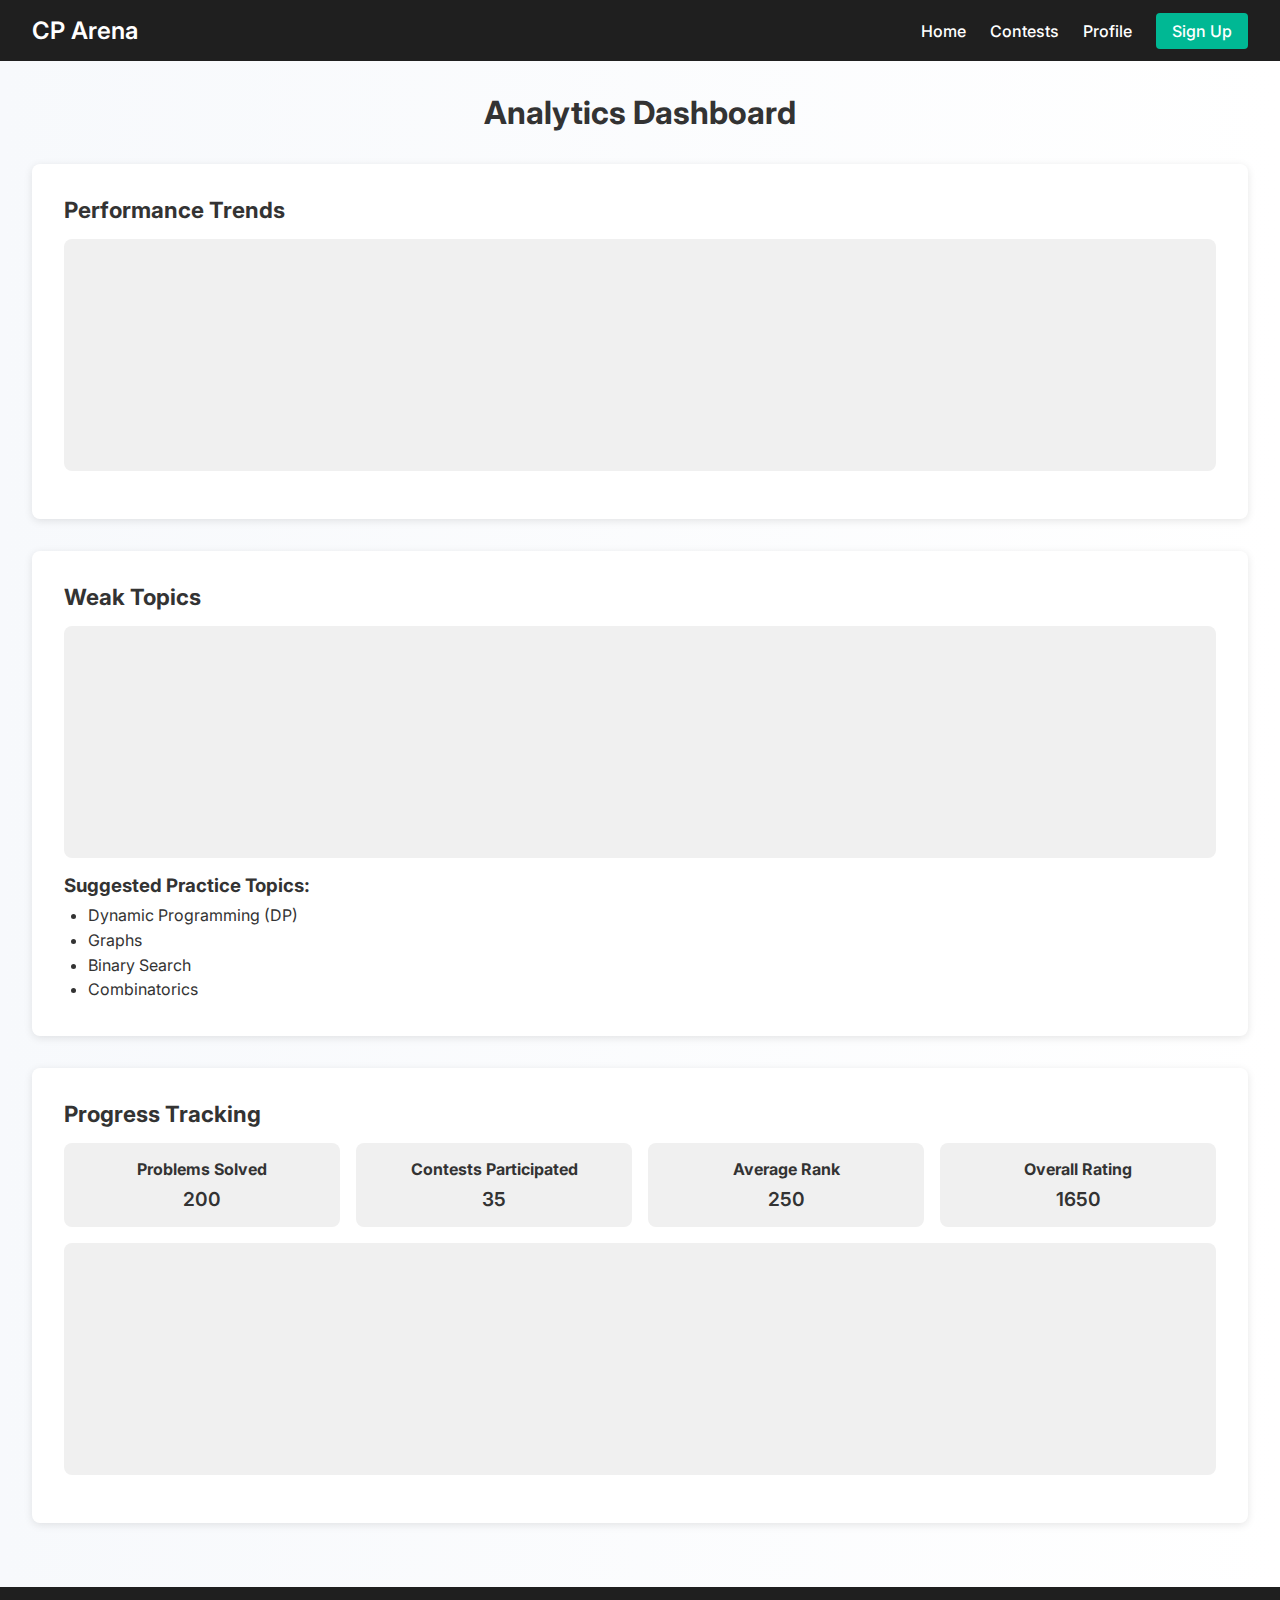
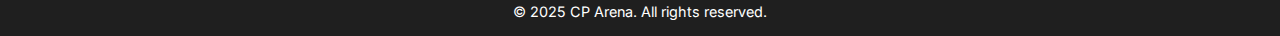
<file: analytics.html>
<!DOCTYPE html>
<html lang="en">
<head>
  <meta charset="UTF-8" />
  <meta name="viewport" content="width=device-width, initial-scale=1.0"/>
  <title>CP Arena - Analytics Dashboard</title>

  <!-- Example Google Font (Optional) -->
  <link rel="preconnect" href="https://fonts.googleapis.com" />
  <link rel="preconnect" href="https://fonts.gstatic.com" crossorigin/>
  <link href="https://fonts.googleapis.com/css2?family=Inter:wght@400;600&display=swap" rel="stylesheet"/>

  <!-- Link to external CSS (or place CSS in <style> tag below) -->
  <link rel="stylesheet" href="analytics.css" />
</head>
<body>
  <!-- HEADER / NAVBAR -->
  <header class="navbar">
    <div class="navbar-brand">CP Arena</div>
    <nav>
      <ul class="nav-links">
        <li><a href="#">Home</a></li>
        <li><a href="#">Contests</a></li>
        <li><a href="#">Profile</a></li>
        <li><a href="#" class="sign-up-btn">Sign Up</a></li>
      </ul>
    </nav>
  </header>

  <!-- MAIN CONTENT -->
  <main class="analytics-section">
    <h1>Analytics Dashboard</h1>

    <!-- Performance Trends -->
    <section class="analytics-card">
      <h2>Performance Trends</h2>
      <div class="chart-container">
        <!-- Replace with a real chart (e.g., line chart of rating changes) -->
        <canvas id="performanceTrendChart" width="400" height="200">
          <!-- Fallback text for older browsers -->
          Your browser does not support HTML canvas.
        </canvas>
      </div>
    </section>

    <!-- Weak Topics -->
    <section class="analytics-card">
      <h2>Weak Topics</h2>
      <div class="chart-container">
        <!-- Replace with a real chart (e.g., radar chart or bar chart) -->
        <canvas id="weakTopicsChart" width="400" height="200">
          Your browser does not support HTML canvas.
        </canvas>
      </div>
      <div class="weak-topics-list">
        <h3>Suggested Practice Topics:</h3>
        <ul>
          <li>Dynamic Programming (DP)</li>
          <li>Graphs</li>
          <li>Binary Search</li>
          <li>Combinatorics</li>
          <!-- etc. Dynamically populate based on user data -->
        </ul>
      </div>
    </section>

    <!-- Progress Tracking -->
    <section class="analytics-card">
      <h2>Progress Tracking</h2>
      <div class="progress-grid">
        <div class="progress-box">
          <h3>Problems Solved</h3>
          <p>200</p>
        </div>
        <div class="progress-box">
          <h3>Contests Participated</h3>
          <p>35</p>
        </div>
        <div class="progress-box">
          <h3>Average Rank</h3>
          <p>250</p>
        </div>
        <div class="progress-box">
          <h3>Overall Rating</h3>
          <p>1650</p>
        </div>
      </div>
      <!-- Another chart or timeline for daily/weekly progress -->
      <div class="chart-container">
        <canvas id="progressTimelineChart" width="400" height="200">
          Your browser does not support HTML canvas.
        </canvas>
      </div>
    </section>
  </main>

  <!-- FOOTER -->
  <footer class="footer">
    <p>&copy; 2025 CP Arena. All rights reserved.</p>
  </footer>

  
</body>
</html>
</file>
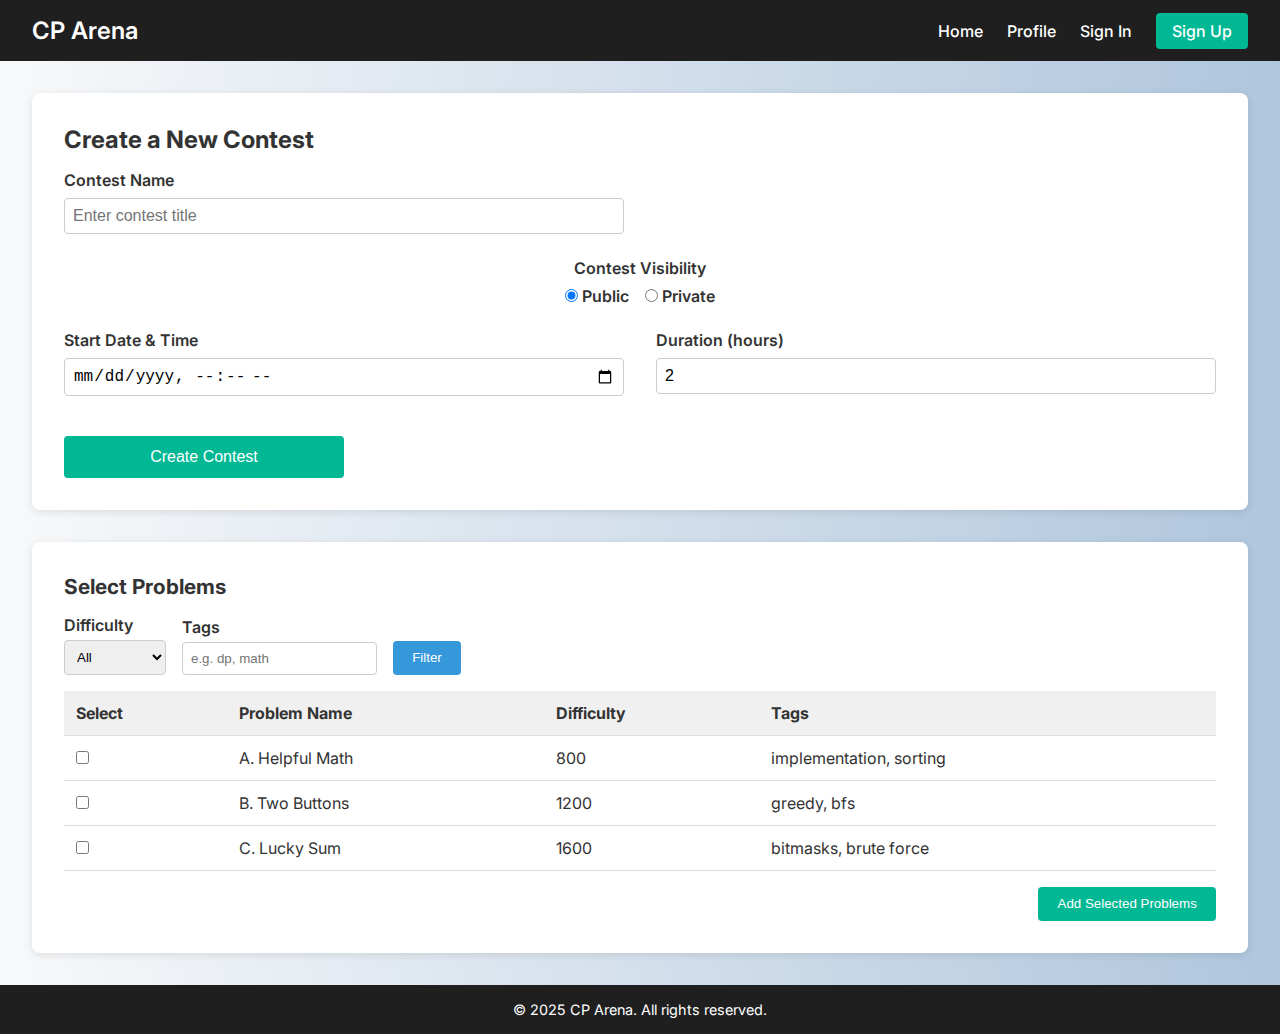
<file: contestcreation.html>
<!DOCTYPE html>
<html lang="en">
<head>
  <meta charset="UTF-8" />
  <meta name="viewport" content="width=device-width, initial-scale=1.0"/>
  <title>CP Arena - Create Contest</title>

  <!-- Example Google Font (Optional) -->
  <link rel="preconnect" href="https://fonts.googleapis.com" />
  <link rel="preconnect" href="https://fonts.gstatic.com" crossorigin/>
  <link href="https://fonts.googleapis.com/css2?family=Inter:wght@400;600&display=swap" rel="stylesheet"/>

  <!-- Link to external CSS (or you can place CSS in <style> tag below) -->
  <link rel="stylesheet" href="contestcreation.css" />
</head>
<body>
  <!-- HEADER / NAVBAR -->
  <header class="navbar">
    <div class="navbar-brand">CP Arena</div>
    <nav>
      <ul class="nav-links">
        <li><a href="#">Home</a></li>
        <li><a href="#">Profile</a></li>
        <li><a href="#">Sign In</a></li>
        <li><a href="#" class="sign-up-btn">Sign Up</a></li>
      </ul>
    </nav>
  </header>

  <!-- MAIN CONTENT -->
  <main class="contest-creation-section">
    <section class="creation-form-wrapper">
      <h1>Create a New Contest</h1>
      <form class="contest-creation-form">
        <!-- Contest Name -->
        <div class="form-group">
          <label for="contestName">Contest Name</label>
          <input type="text" id="contestName" name="contestName" placeholder="Enter contest title" required />
        </div>

        <!-- Private/Public Toggle -->
        <div class="form-group toggle-group">
          <label>Contest Visibility</label>
          <div class="toggle-options">
            <div>
              <input type="radio" id="public" name="visibility" value="public" checked />
              <label for="public">Public</label>
            </div>
            <div>
              <input type="radio" id="private" name="visibility" value="private" />
              <label for="private">Private</label>
            </div>
          </div>
        </div>

        <!-- Start Date & Time -->
        <div class="form-group">
          <label for="startTime">Start Date &amp; Time</label>
          <input type="datetime-local" id="startTime" name="startTime" required />
        </div>

        <!-- Duration or End Date & Time -->
        <div class="form-group">
          <label for="duration">Duration (hours)</label>
          <input type="number" id="duration" name="duration" min="1" max="240" value="2" required />
        </div>

        <!-- (Optional) End Date & Time
        <div class="form-group">
          <label for="endTime">End Date &amp; Time</label>
          <input type="datetime-local" id="endTime" name="endTime" />
        </div>
        -->

        <!-- Submit Button -->
        <div class="form-group">
          <button type="submit" class="create-btn">Create Contest</button>
        </div>
      </form>
    </section>

    <!-- Problem Selection & Browsing -->
    <section class="problem-selection">
      <h2>Select Problems</h2>
      <div class="filter-section">
        <div class="filter-group">
          <label for="difficulty">Difficulty</label>
          <select id="difficulty" name="difficulty">
            <option value="">All</option>
            <option value="800-1200">800-1200</option>
            <option value="1201-1600">1201-1600</option>
            <option value="1601-2000">1601-2000</option>
            <option value="2001-2400">2001-2400</option>
            <option value="2401+">2401+</option>
          </select>
        </div>
        <div class="filter-group">
          <label for="tags">Tags</label>
          <input type="text" id="tags" name="tags" placeholder="e.g. dp, math" />
        </div>
        <button class="filter-btn">Filter</button>
      </div>

      <!-- Placeholder table for problems fetched from Codeforces or your DB -->
      <div class="problem-list">
        <table>
          <thead>
            <tr>
              <th>Select</th>
              <th>Problem Name</th>
              <th>Difficulty</th>
              <th>Tags</th>
            </tr>
          </thead>
          <tbody>
            <tr>
              <td><input type="checkbox" name="problem1" /></td>
              <td>A. Helpful Math</td>
              <td>800</td>
              <td>implementation, sorting</td>
            </tr>
            <tr>
              <td><input type="checkbox" name="problem2" /></td>
              <td>B. Two Buttons</td>
              <td>1200</td>
              <td>greedy, bfs</td>
            </tr>
            <tr>
              <td><input type="checkbox" name="problem3" /></td>
              <td>C. Lucky Sum</td>
              <td>1600</td>
              <td>bitmasks, brute force</td>
            </tr>
            <!-- More rows dynamically generated from your API or DB -->
          </tbody>
        </table>
      </div>
      <!-- Button to confirm problem selection -->
      <div class="submit-problem-selection">
        <button class="add-problems-btn">Add Selected Problems</button>
      </div>
    </section>
  </main>

  <!-- FOOTER -->
  <footer class="footer">
    <p>&copy; 2025 CP Arena. All rights reserved.</p>
  </footer>
</body>
</html>
</file>
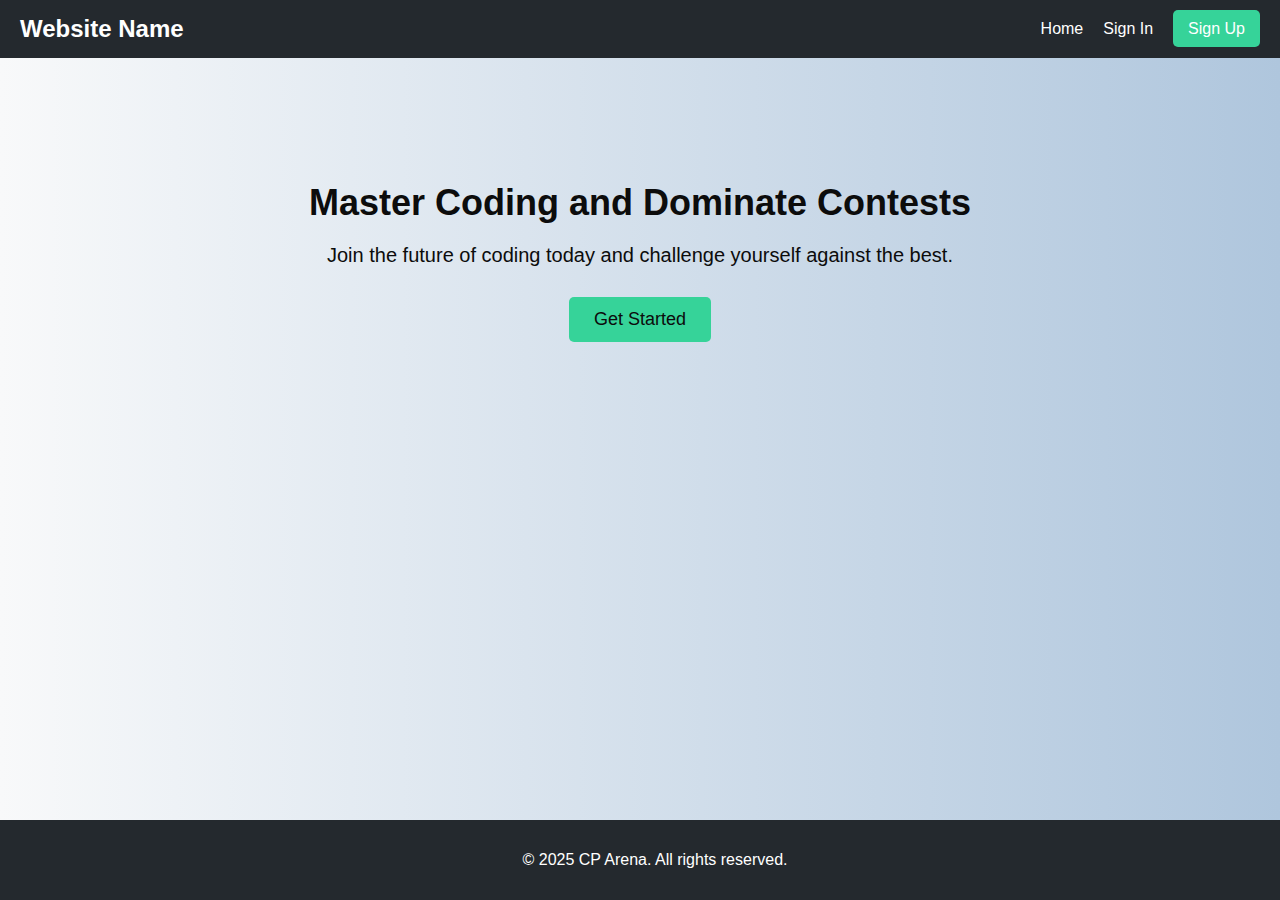
<file: homepage.html>
<!DOCTYPE html>
<html lang="en">
<head>
  <meta charset="UTF-8">
  <meta name="viewport" content="width=device-width, initial-scale=1.0">
  <title>Competitive Programming Arena - Home</title>
  <link rel="stylesheet" href="homepage.css">
</head>
<body>
  <header>
    <nav class="navbar">
      <div class="logo"><a href="home.html">Website Name</a></div>
      <ul class="nav-links">
        <li><a href="home.html">Home</a></li>
        <li><a href="signin.html">Sign In</a></li>
        <li><a href="signup.html" class="btn">Sign Up</a></li>
      </ul>
    </nav>
  </header>

  <section class="hero">
    <h1>Master Coding and Dominate Contests</h1>
    <p>Join the future of coding today and challenge yourself against the best.</p>
    <a href="signup.html" class="cta-btn">Get Started</a>
  </section>

  <footer>
    <p>&copy; 2025 CP Arena. All rights reserved.</p>
  </footer>
</body>
</html>
</file>
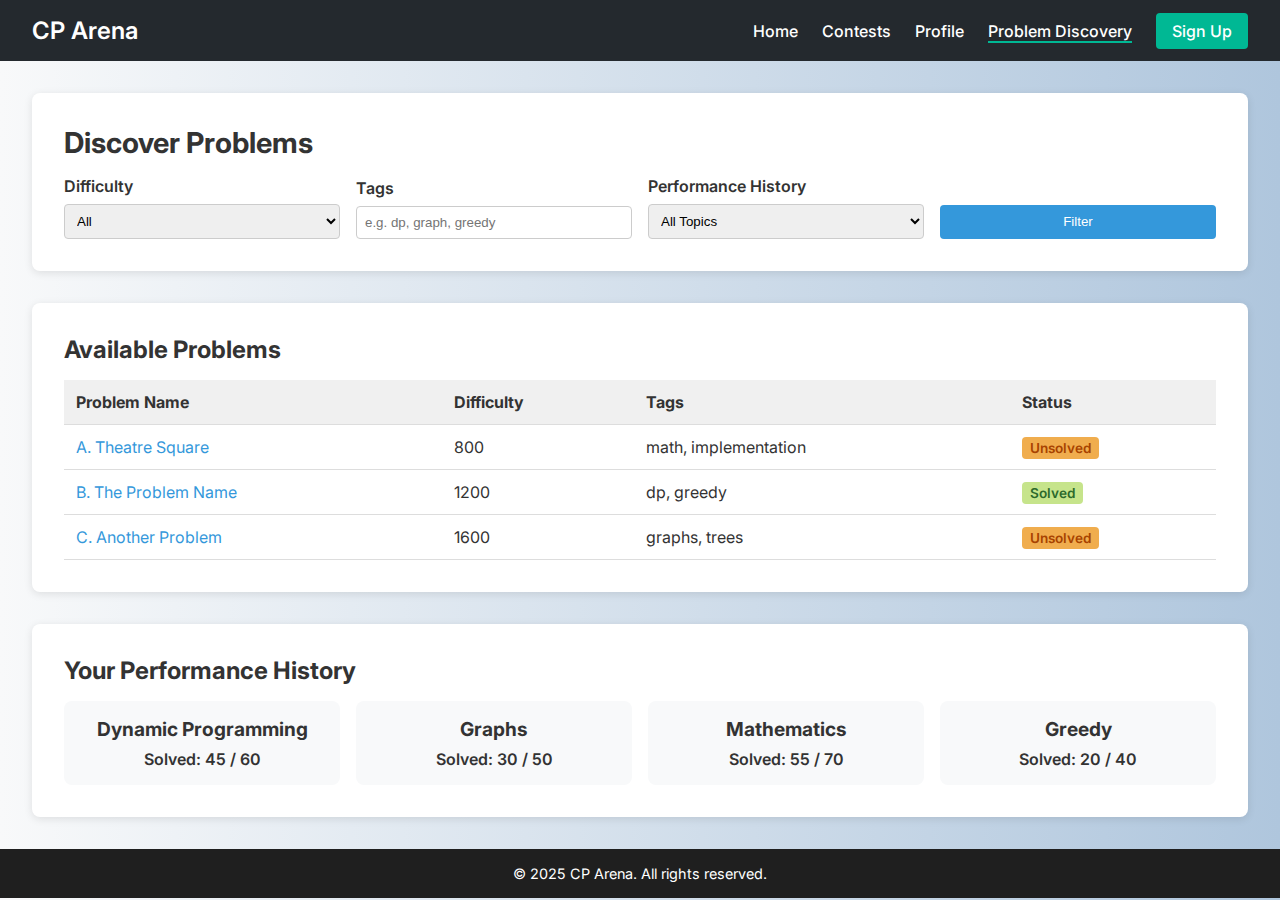
<file: problemset.html>
<!DOCTYPE html>
<html lang="en">
<head>
  <meta charset="UTF-8" />
  <meta name="viewport" content="width=device-width, initial-scale=1.0"/>
  <title>CP Arena - Problem Discovery</title>

  <!-- Google Font -->
  <link rel="preconnect" href="https://fonts.googleapis.com" />
  <link rel="preconnect" href="https://fonts.gstatic.com" crossorigin/>
  <link href="https://fonts.googleapis.com/css2?family=Inter:wght@400;600&display=swap" rel="stylesheet"/>

  <!-- External CSS -->
  <link rel="stylesheet" href="problemset.css" />
</head>
<body>
  <!-- HEADER / NAVBAR -->
  <header class="navbar">
    <div class="navbar-brand">CP Arena</div>
    <nav>
      <ul class="nav-links">
        <li><a href="#">Home</a></li>
        <li><a href="#">Contests</a></li>
        <li><a href="#">Profile</a></li>
        <li><a href="#" class="discovery-active">Problem Discovery</a></li>
        <li><a href="#" class="sign-up-btn">Sign Up</a></li>
      </ul>
    </nav>
  </header>

  <!-- MAIN CONTENT -->
  <main class="discovery-section">
    <!-- Filter Panel -->
    <section class="filter-panel">
      <h1>Discover Problems</h1>
      <form class="filter-form">
        <div class="form-group">
          <label for="difficulty">Difficulty</label>
          <select id="difficulty" name="difficulty">
            <option value="">All</option>
            <option value="800">800 - 1200</option>
            <option value="1200">1200 - 1600</option>
            <option value="1600">1600 - 2000</option>
            <option value="2000">2000 - 2400</option>
            <option value="2400">2400+</option>
          </select>
        </div>
        <div class="form-group">
          <label for="tags">Tags</label>
          <input type="text" id="tags" name="tags" placeholder="e.g. dp, graph, greedy" />
        </div>
        <div class="form-group">
          <label for="performance">Performance History</label>
          <select id="performance" name="performance">
            <option value="">All Topics</option>
            <option value="dp">Dynamic Programming</option>
            <option value="graphs">Graphs</option>
            <option value="math">Mathematics</option>
            <option value="greedy">Greedy</option>
          </select>
        </div>
        <button type="submit" class="filter-btn">Filter</button>
      </form>
    </section>

    <!-- Problem List -->
    <section class="problem-list">
      <h2>Available Problems</h2>
      <table>
        <thead>
          <tr>
            <th>Problem Name</th>
            <th>Difficulty</th>
            <th>Tags</th>
            <th>Status</th>
          </tr>
        </thead>
        <tbody>
          <tr>
            <td>
              <a href="https://codeforces.com/problemset/problem/1/A" target="_blank">
                A. Theatre Square
              </a>
            </td>
            <td>800</td>
            <td>math, implementation</td>
            <td><span class="status unsolved">Unsolved</span></td>
          </tr>
          <tr>
            <td>
              <a href="https://codeforces.com/problemset/problem/2/B" target="_blank">
                B. The Problem Name
              </a>
            </td>
            <td>1200</td>
            <td>dp, greedy</td>
            <td><span class="status solved">Solved</span></td>
          </tr>
          <tr>
            <td>
              <a href="https://codeforces.com/problemset/problem/3/C" target="_blank">
                C. Another Problem
              </a>
            </td>
            <td>1600</td>
            <td>graphs, trees</td>
            <td><span class="status unsolved">Unsolved</span></td>
          </tr>
          <!-- Additional rows will be dynamically populated -->
        </tbody>
      </table>
    </section>

    <!-- Personal Performance History -->
    <section class="personal-history">
      <h2>Your Performance History</h2>
      <div class="history-summary">
        <div class="history-card">
          <h3>Dynamic Programming</h3>
          <p>Solved: 45 / 60</p>
        </div>
        <div class="history-card">
          <h3>Graphs</h3>
          <p>Solved: 30 / 50</p>
        </div>
        <div class="history-card">
          <h3>Mathematics</h3>
          <p>Solved: 55 / 70</p>
        </div>
        <div class="history-card">
          <h3>Greedy</h3>
          <p>Solved: 20 / 40</p>
        </div>
      </div>
    </section>
  </main>

  <!-- FOOTER -->
  <footer class="footer">
    <p>&copy; 2025 CP Arena. All rights reserved.</p>
  </footer>
</body>
</html>
</file>
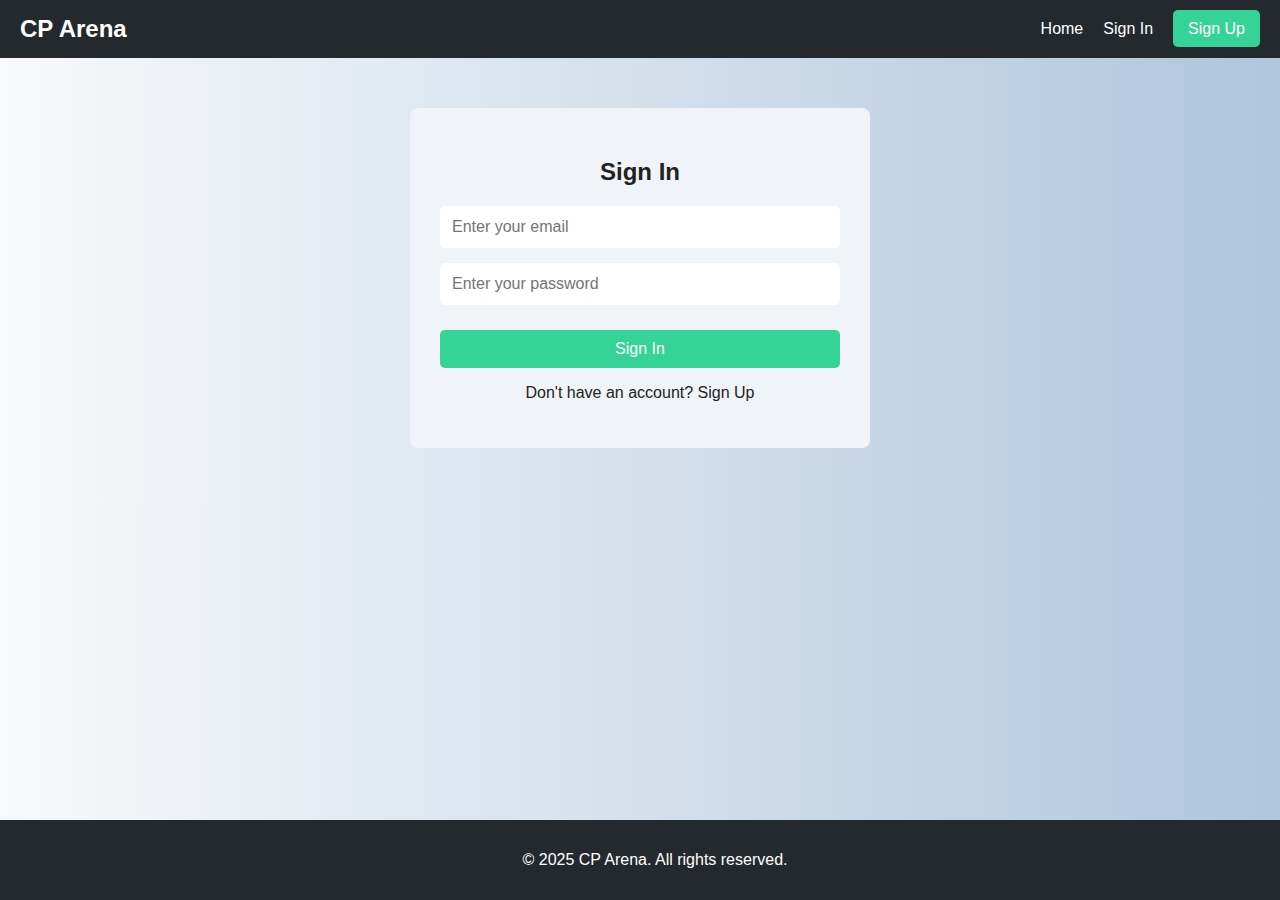
<file: signin.html>
<!DOCTYPE html>
<html lang="en">
<head>
  <meta charset="UTF-8">
  <meta name="viewport" content="width=device-width, initial-scale=1.0">
  <title>Sign In - Competitive Programming Arena</title>
  <link rel="stylesheet" href="homepage.css">
</head>
<body>
  <header>
    <nav class="navbar">
      <div class="logo"><a href="home.html">CP Arena</a></div>
      <ul class="nav-links">
        <li><a href="home.html">Home</a></li>
        <li><a href="signin.html">Sign In</a></li>
        <li><a href="signup.html" class="btn">Sign Up</a></li>
      </ul>
    </nav>
  </header>

  <section class="form-section">
    <h2>Sign In</h2>
    <form action="#" method="post" class="form">
      <input type="email" name="email" placeholder="Enter your email" required>
      <input type="password" name="password" placeholder="Enter your password" required>
      <button type="submit" class="btn">Sign In</button>
    </form>
    <p>Don't have an account? <a href="signup.html">Sign Up</a></p>
  </section>

  <footer>
    <p>&copy; 2025 CP Arena. All rights reserved.</p>
  </footer>
</body>
</html>
</file>
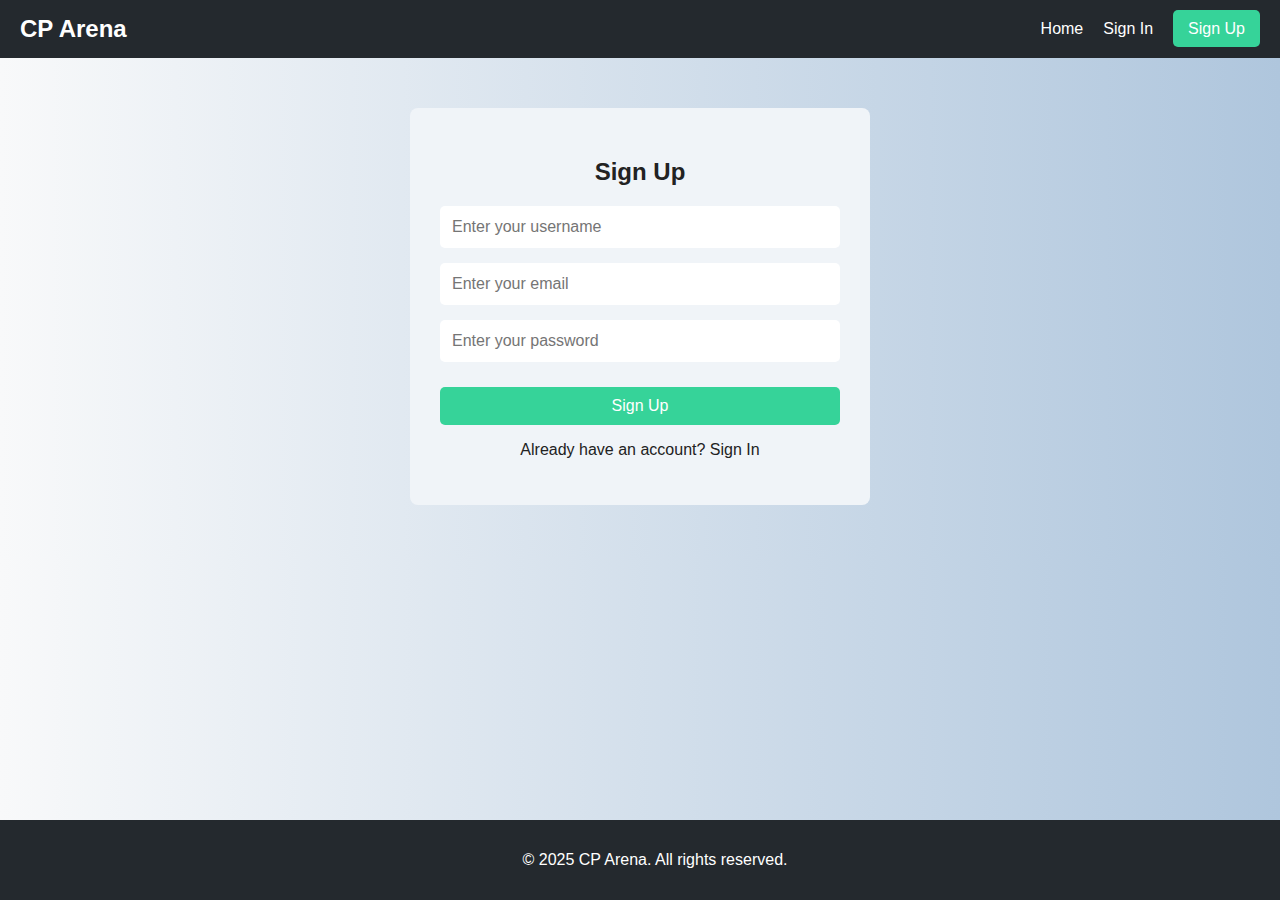
<file: signup.html>
<!DOCTYPE html>
<html lang="en">
<head>
  <meta charset="UTF-8">
  <meta name="viewport" content="width=device-width, initial-scale=1.0">
  <title>Sign Up - Competitive Programming Arena</title>
  <link rel="stylesheet" href="homepage.css">
</head>
<body>
  <header>
    <nav class="navbar">
      <div class="logo"><a href="home.html">CP Arena</a></div>
      <ul class="nav-links">
        <li><a href="home.html">Home</a></li>
        <li><a href="signin.html">Sign In</a></li>
        <li><a href="signup.html" class="btn">Sign Up</a></li>
      </ul>
    </nav>
  </header>

  <section class="form-section">
    <h2>Sign Up</h2>
    <form action="#" method="post" class="form">
      <input type="text" name="username" placeholder="Enter your username" required>
      <input type="email" name="email" placeholder="Enter your email" required>
      <input type="password" name="password" placeholder="Enter your password" required>
      <button type="submit" class="btn">Sign Up</button>
    </form>
    <p>Already have an account? <a href="signin.html">Sign In</a></p>
  </section>

  <footer>
    <p>&copy; 2025 CP Arena. All rights reserved.</p>
  </footer>
</body>
</html>
</file>
<file: homepage.css>
/* Common styles for CP Arena */
body {
    margin: 0;
    font-family: Arial, sans-serif;
    background: linear-gradient(to right, #f8f9fa, #afc6dd);
    color: white;
}

a {
    text-decoration: none;
    color: inherit;
}

/* Navbar styling */
.navbar {
    display: flex;
    justify-content: space-between;
    align-items: center;
    background-color: #24292e;
    padding: 15px 20px;
}

.navbar .logo a {
    font-size: 24px;
    font-weight: bold;
    color: white;
}

.nav-links {
    list-style: none;
    display: flex;
    margin: 0;
    padding: 0;
}

.nav-links li {
    margin-left: 20px;
}

.nav-links a {
    color: white;
    font-size: 16px;
}

/* Button styles */
.btn {
    background-color: rgb(54, 211, 153);
    border: none;
    color: white;
    padding: 10px 15px;
    border-radius: 5px;
    cursor: pointer;
    font-size: 16px;
    transition: background-color 0.3s;
}

.btn:hover {
    background-color: rgb(40, 175, 125);
}

/* Hero Section */
.hero {
    text-align: center;
    padding: 100px 20px;
    color: rgb(12, 12, 12)
}

.hero h1 {
    font-size: 36px;
    margin-bottom: 20px;
}

.hero p {
    font-size: 20px;
    margin-bottom: 30px;
}

.cta-btn {
    background-color: rgb(54, 211, 153);
    padding: 12px 25px;
    border-radius: 5px;
    font-size: 18px;
    display: inline-block;
    transition: background-color 0.3s;
}

.cta-btn:hover {
    background-color: rgb(40, 175, 125);
}

/* Form Section */
.form-section {
    max-width: 400px;
    margin: 50px auto;
    background-color: #f0f4f8;
    padding: 30px;
    border-radius: 8px;
    text-align: center;
    color: #222;
}

.form-section h2 {
    margin-bottom: 20px;
}

.form {
    display: flex;
    flex-direction: column;
}

.form input {
    padding: 12px;
    margin-bottom: 15px;
    border: none;
    border-radius: 5px;
    font-size: 16px;
}

.form button {
    margin-top: 10px;
}

/* Footer */
footer {
    text-align: center;
    padding: 15px;
    background-color: #24292e;
    position: fixed;
    width: 100%;
    bottom: 0;
}
</file>
<file: analytics.css>
/* Basic reset & font setup */
* {
    margin: 0;
    padding: 0;
    box-sizing: border-box;
  }
  body {
    font-family: 'Inter', sans-serif;
    background: #f5f7fa; /* Fallback background color */
    color: #333;
  }
  
  /* Navbar */
  .navbar {
    background-color: #1f1f1f; /* Dark header */
    display: flex;
    align-items: center;
    justify-content: space-between;
    padding: 1rem 2rem;
  }
  .navbar-brand {
    color: #fff;
    font-size: 1.5rem;
    font-weight: 600;
  }
  .nav-links {
    list-style: none;
    display: flex;
    gap: 1.5rem;
  }
  .nav-links li a {
    color: #fff;
    text-decoration: none;
    font-weight: 500;
  }
  .sign-up-btn {
    background-color: #00b894; /* Green accent */
    padding: 0.5rem 1rem;
    border-radius: 4px;
    color: #fff;
  }
  
  /* Main Analytics Section */
  .analytics-section {
    /* Optional subtle gradient (left to right) */
    background: linear-gradient(to right, #f7f9fc, #ffffff);
    min-height: 80vh;
    padding: 2rem;
  }
  .analytics-section h1 {
    margin-bottom: 2rem;
    font-size: 2rem;
    text-align: center;
  }
  
  /* Analytics Card */
  .analytics-card {
    background: #fff;
    border-radius: 8px;
    padding: 2rem;
    margin-bottom: 2rem;
    box-shadow: 0 2px 8px rgba(0, 0, 0, 0.1);
  }
  .analytics-card h2 {
    font-size: 1.4rem;
    margin-bottom: 1rem;
  }
  .chart-container {
    margin: 1rem 0;
    background: #f0f0f0;
    border-radius: 8px;
    padding: 1rem;
    min-height: 200px; /* Enough space for chart display */
    display: flex;
    align-items: center;
    justify-content: center;
  }
  
  /* Weak Topics */
  .weak-topics-list {
    margin-top: 1rem;
  }
  .weak-topics-list h3 {
    margin-bottom: 0.5rem;
  }
  .weak-topics-list ul {
    list-style: disc;
    margin-left: 1.5rem;
  }
  .weak-topics-list li {
    margin-bottom: 0.3rem;
  }
  
  /* Progress Tracking */
  .progress-grid {
    display: grid;
    grid-template-columns: repeat(auto-fit, minmax(150px, 1fr));
    gap: 1rem;
    margin: 1rem 0;
  }
  .progress-box {
    background: #f0f0f0;
    border-radius: 8px;
    text-align: center;
    padding: 1rem;
  }
  .progress-box h3 {
    font-size: 1rem;
    margin-bottom: 0.5rem;
  }
  .progress-box p {
    font-size: 1.2rem;
    font-weight: 600;
  }
  
  /* Footer */
  .footer {
    background-color: #1f1f1f;
    text-align: center;
    padding: 1rem;
  }
  .footer p {
    color: #fff;
    font-size: 0.9rem;
  }
</file>
<file: contestcreation.css>
/* Basic reset & font setup */
* {
    margin: 0;
    padding: 0;
    box-sizing: border-box;
  }
  body {
    font-family: 'Inter', sans-serif;
    background: linear-gradient(to right, #f8f9fa, #afc6dd); 
    color: #333;
  }
  
  /* Navbar */
  .navbar {
    background-color: #1f1f1f; /* Dark header */
    display: flex;
    align-items: center;
    justify-content: space-between;
    padding: 1rem 2rem;
  }
  .navbar-brand {
    color: #fff;
    font-size: 1.5rem;
    font-weight: 600;
  }
  .nav-links {
    list-style: none;
    display: flex;
    gap: 1.5rem;
  }
  .nav-links li a {
    color: #fff;
    text-decoration: none;
    font-weight: 500;
  }
  .sign-up-btn {
    background-color: #00b894; /* Green accent */
    padding: 0.5rem 1rem;
    border-radius: 4px;
    color: #fff;
  }
  
  /* Main Contest Creation Section */
  .contest-creation-section {
    /* Optional subtle gradient (left to right) */
    background: linear-gradient(to right, #f8f9fa, #afc6dd); 
    min-height: 80vh;
    padding: 2rem;
    display: flex;
    flex-direction: column;
    gap: 2rem;
  }
  
  /* Creation Form */
  .creation-form-wrapper {
    background: #fff;
    border-radius: 8px;
    padding: 2rem;
    box-shadow: 0 2px 8px rgba(0, 0, 0, 0.1);
  }
  .creation-form-wrapper h1 {
    margin-bottom: 1rem;
    font-size: 1.5rem;
  }
  .contest-creation-form {
    display: grid;
    grid-template-columns: 1fr 1fr;
    column-gap: 2rem;
    row-gap: 1.5rem;
  }
  .form-group {
    display: flex;
    flex-direction: column;
  }
  .form-group label {
    font-weight: 600;
    margin-bottom: 0.5rem;
  }
  .form-group input,
  .form-group select {
    padding: 0.5rem;
    border-radius: 4px;
    border: 1px solid #ccc;
    font-size: 1rem;
  }
  .toggle-group {
    grid-column: span 2;
    display: flex;
    align-items: center;
    justify-content: space-between;
  }
  .toggle-options {
    display: flex;
    gap: 1rem;
  }
  .create-btn {
    background-color: #00b894;
    color: #fff;
    border: none;
    padding: 0.75rem;
    border-radius: 4px;
    font-size: 1rem;
    cursor: pointer;
    width: 50%;
    margin-top: 1rem;
  }
  .create-btn:hover {
    background-color: #019373;
  }
  
  /* Problem Selection */
  .problem-selection {
    background: #fff;
    border-radius: 8px;
    padding: 2rem;
    box-shadow: 0 2px 8px rgba(0, 0, 0, 0.1);
  }
  .problem-selection h2 {
    margin-bottom: 1rem;
    font-size: 1.3rem;
  }
  .filter-section {
    display: flex;
    flex-wrap: wrap;
    align-items: flex-end;
    gap: 1rem;
    margin-bottom: 1rem;
  }
  .filter-group {
    display: flex;
    flex-direction: column;
  }
  .filter-group label {
    font-weight: 600;
    margin-bottom: 0.3rem;
  }
  .filter-group select,
  .filter-group input {
    padding: 0.5rem;
    border-radius: 4px;
    border: 1px solid #ccc;
  }
  .filter-btn {
    background-color: #3498db;
    color: #fff;
    border: none;
    padding: 0.6rem 1.2rem;
    border-radius: 4px;
    cursor: pointer;
  }
  .filter-btn:hover {
    background-color: #2d80b7;
  }
  .problem-list table {
    width: 100%;
    border-collapse: collapse;
  }
  .problem-list th,
  .problem-list td {
    text-align: left;
    padding: 0.75rem;
    border-bottom: 1px solid #ddd;
  }
  .problem-list thead th {
    background: #f0f0f0;
  }
  .submit-problem-selection {
    margin-top: 1rem;
    text-align: right;
  }
  .add-problems-btn {
    background-color: #00b894;
    color: #fff;
    border: none;
    padding: 0.6rem 1.2rem;
    border-radius: 4px;
    cursor: pointer;
  }
  .add-problems-btn:hover {
    background-color: #019373;
  }
  
  /* Footer */
  .footer {
    background-color: #1f1f1f;
    text-align: center;
    padding: 1rem;
  }
  .footer p {
    color: #fff;
    font-size: 0.9rem;
  }
</file>
<file: problemset.css>
/* Basic Reset */
* {
    margin: 0;
    padding: 0;
    box-sizing: border-box;
  }
  body {
    font-family: 'Inter', sans-serif;
    background: linear-gradient(to right, #f8f9fa, #afc6dd);
    color: #333;
  }
  
  /* Navbar */
  .navbar {
    background-color: #24292e;
    display: flex;
    align-items: center;
    justify-content: space-between;
    padding: 1rem 2rem;
  }
  .navbar-brand {
    color: #fff;
    font-size: 1.5rem;
    font-weight: 600;
  }
  .nav-links {
    list-style: none;
    display: flex;
    gap: 1.5rem;
  }
  .nav-links li a {
    color: #fff;
    text-decoration: none;
    font-weight: 500;
  }
  .discovery-active {
    border-bottom: 2px solid #00b894;
  }
  .sign-up-btn {
    background-color: #00b894;
    padding: 0.5rem 1rem;
    border-radius: 4px;
    color: #fff;
  }
  
  /* Main Discovery Section */
  .discovery-section {
    padding: 2rem;
    min-height: 80vh;
  }
  
  /* Filter Panel */
  .filter-panel {
    background: #fff;
    padding: 2rem;
    border-radius: 8px;
    margin-bottom: 2rem;
    box-shadow: 0 2px 8px rgba(0,0,0,0.1);
  }
  .filter-panel h1 {
    margin-bottom: 1rem;
    font-size: 1.8rem;
  }
  .filter-form {
    display: grid;
    grid-template-columns: repeat(auto-fit, minmax(200px, 1fr));
    gap: 1rem;
    align-items: end;
  }
  .form-group {
    display: flex;
    flex-direction: column;
  }
  .form-group label {
    font-weight: 600;
    margin-bottom: 0.5rem;
  }
  .form-group input,
  .form-group select {
    padding: 0.5rem;
    border: 1px solid #ccc;
    border-radius: 4px;
  }
  .filter-btn {
    background-color: #3498db;
    color: #fff;
    border: none;
    padding: 0.6rem 1.2rem;
    border-radius: 4px;
    cursor: pointer;
  }
  .filter-btn:hover {
    background-color: #2d80b7;
  }
  
  /* Problem List */
  .problem-list {
    background: #fff;
    padding: 2rem;
    border-radius: 8px;
    margin-bottom: 2rem;
    box-shadow: 0 2px 8px rgba(0,0,0,0.1);
  }
  .problem-list h2 {
    margin-bottom: 1rem;
    font-size: 1.5rem;
  }
  .problem-list table {
    width: 100%;
    border-collapse: collapse;
  }
  .problem-list th,
  .problem-list td {
    padding: 0.75rem;
    border-bottom: 1px solid #ddd;
    text-align: left;
  }
  .problem-list th {
    background: #f0f0f0;
  }
  .problem-list a {
    color: #3498db;
    text-decoration: none;
  }
  .problem-list a:hover {
    text-decoration: underline;
  }
  .status {
    padding: 0.2rem 0.5rem;
    border-radius: 4px;
    font-size: 0.85rem;
    font-weight: 600;
  }
  .solved {
    background-color: #c6e48b;
    color: #2d6a2b;
  }
  .unsolved {
    background-color: #f0ad4e;
    color: #a84300;
  }
  
  /* Personal Performance History */
  .personal-history {
    background: #fff;
    padding: 2rem;
    border-radius: 8px;
    box-shadow: 0 2px 8px rgba(0,0,0,0.1);
  }
  .personal-history h2 {
    margin-bottom: 1rem;
    font-size: 1.5rem;
  }
  .history-summary {
    display: grid;
    grid-template-columns: repeat(auto-fit, minmax(150px, 1fr));
    gap: 1rem;
  }
  .history-card {
    background: #f8f9fa;
    padding: 1rem;
    border-radius: 8px;
    text-align: center;
  }
  .history-card h3 {
    margin-bottom: 0.5rem;
    font-size: 1.2rem;
  }
  .history-card p {
    font-size: 1rem;
    font-weight: 600;
  }
  
  /* Footer */
  .footer {
    background-color: #1f1f1f;
    text-align: center;
    padding: 1rem;
    color: #fff;
    font-size: 0.9rem;
  }
</file>
